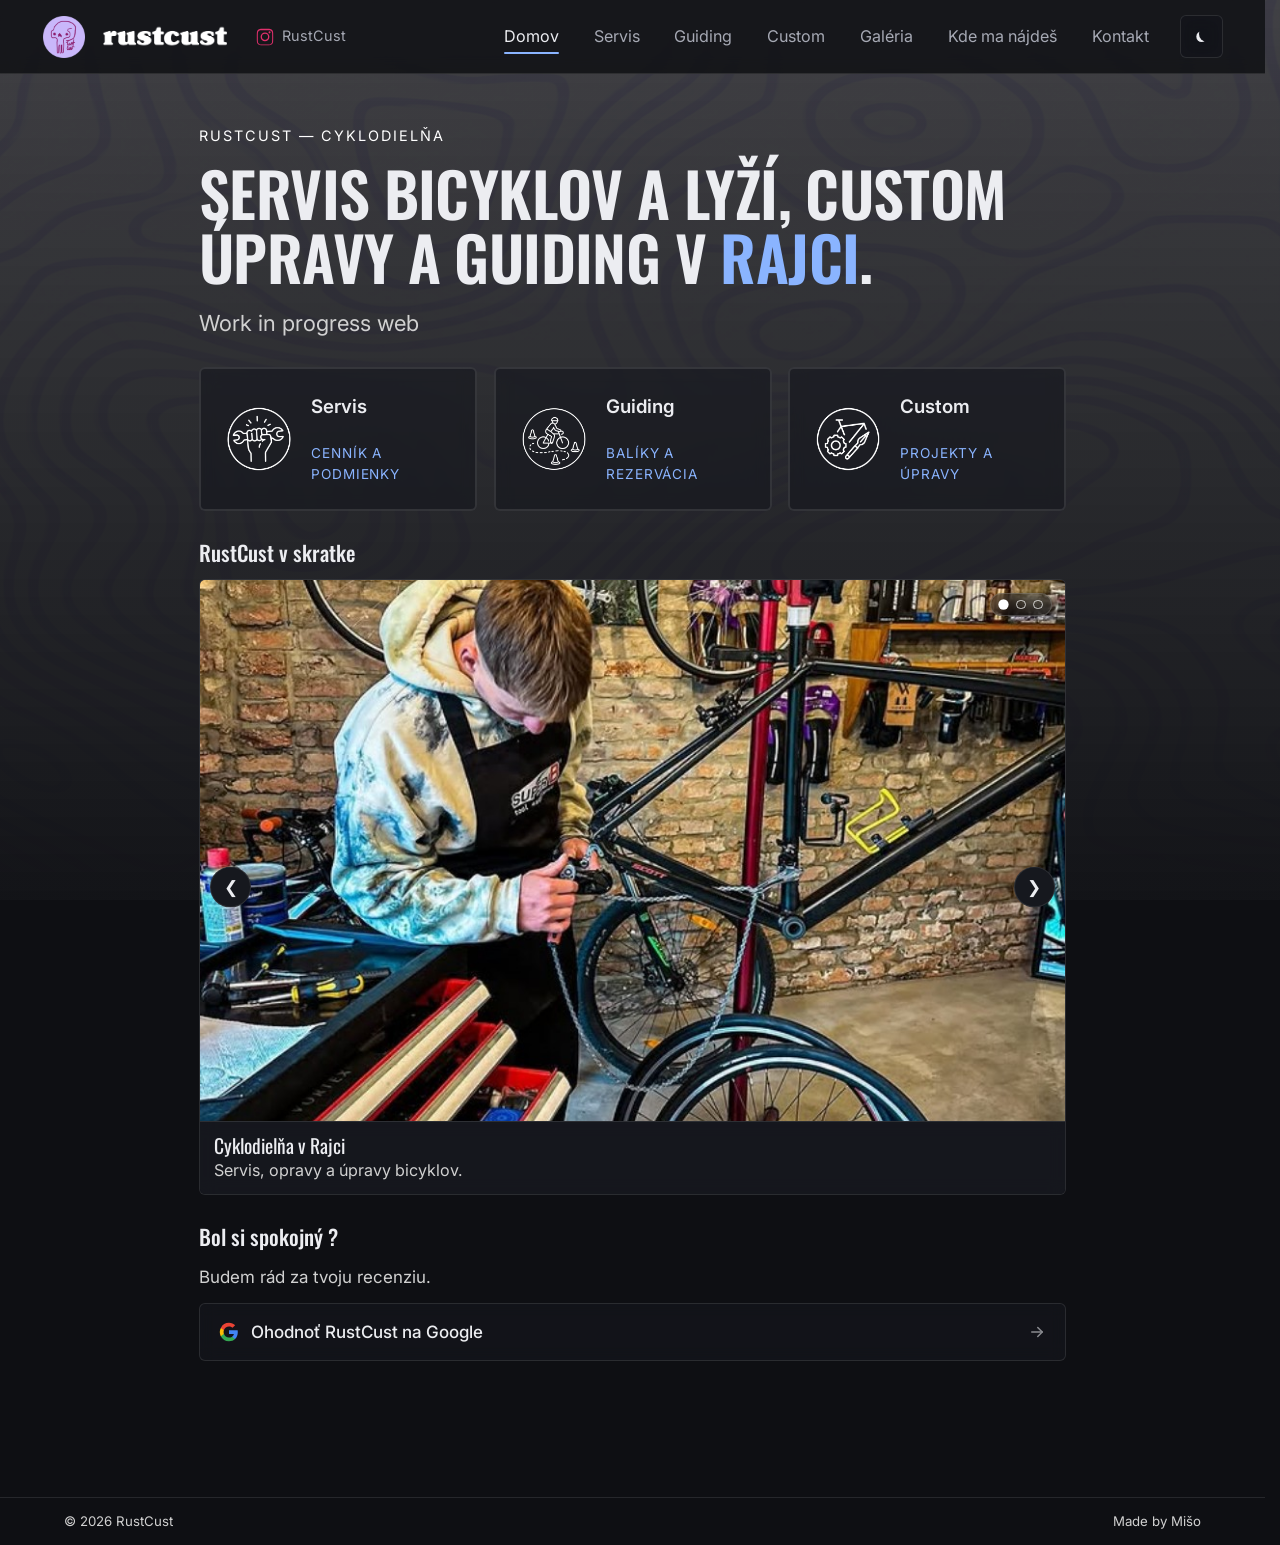
<file: index.html>
<!DOCTYPE html>
<html lang="sk" class="site-booting">
<head>
    <meta charset="UTF-8"/>
    <meta name="viewport" content="width=device-width, initial-scale=1.0"/>

    <!-- Metadata below is the SSR fallback for crawlers/scrapers. The engine
         (renderHead in engine.js) overwrites it from SITE.meta in site-spec.json
         at load — edit the values THERE, not here, and keep these in sync. -->
    <title>RustCust — cyklodielňa v Rajci</title>
    <meta name="description" content="RustCust — cyklodielňa v Rajci. Servis bicyklov a lyží, custom úpravy a guiding v Rajeckej doline."/>
    <meta name="author" content="Rastislav Buchta"/>
    <meta name="theme-color" content="#0e0f13"/>

    <!-- Open Graph / social -->
    <meta property="og:type" content="website"/>
    <meta property="og:title" content="RustCust — cyklodielňa v Rajci"/>
    <meta property="og:description" content="Servis bicyklov a lyží, custom úpravy a guiding v Rajeckej doline."/>
    <meta property="og:url" content="https://www.rustcust.sk/"/>
    <meta name="twitter:card" content="summary"/>

    <link rel="canonical" href="https://www.rustcust.sk/"/>
    <link rel="icon" href="assets/favicon.ico" sizes="any"/>
    <link rel="manifest" href="site.webmanifest"/>

    <link rel="preconnect" href="https://fonts.googleapis.com"/>
    <link rel="preconnect" href="https://fonts.gstatic.com" crossorigin/>
    <link href="https://fonts.googleapis.com/css2?family=Inter:wght@400;500;600&family=Instrument+Serif:ital@0;1&family=Oswald:wght@500;600;700&display=swap" rel="stylesheet"/>
    <link href="https://fonts.googleapis.com/css2?family=Inter:wght@400;500;600&family=Oswald:wght@500;600&family=Dancing+Script:wght@700&display=swap" rel="stylesheet"/>

    <link rel="stylesheet" href="styles.css"/>
    <link rel="stylesheet" href="animation/skull/skull.css"/>

    <!-- Anti-flash safety net: html.site-booting hides the shell until the
         engine swaps it to site-ready. If JS is off or fails to load, that
         swap never happens — so force the page visible for no-JS users. -->
    <noscript>
        <style>html.site-booting body { opacity: 1 !important; }</style>
    </noscript>

    <!-- GoatCounter analytics (privacy-friendly, no cookies). Loads async and
         independently of engine.js so tracking works even if the app fails.
         The visible visitor count in the footer is rendered separately by the
         engine from meta.analytics in site-spec.json. -->
    <script data-goatcounter="https://rustcust.goatcounter.com/count"
            async src="//gc.zgo.at/count.js"></script>
</head>
<body data-theme="dark">
<!-- Keyboard/screen-reader skip link: jumps past the header to the main
     content. Visually hidden until focused (see .skip-link in styles.css);
     targets #main, which is tabindex="-1" so it can receive focus. -->
<a class="skip-link" href="#main">Preskočiť na obsah</a>
<!-- Background layer (image + overlay), painted by JS -->
<div class="bg" id="bg" aria-hidden="true"></div>
<div class="bg" id="bg2" aria-hidden="true"></div>
<div class="bg-overlay" aria-hidden="true"></div>

<header class="site-header">
    <span class="header-skull" id="headerSkull" role="button" tabindex="0" aria-label="Mascot">
        <img src="animation/skull/assets/icon_base.png" alt=""/>
    </span>

    <a class="brand" href="#home" id="brand" aria-label="Home"></a>

    <nav class="nav-desktop" id="navDesktop" aria-label="Primary"></nav>

    <div class="header-actions">
        <button class="theme-toggle" id="themeToggle" type="button" aria-label="Toggle color theme"
                aria-pressed="false">
            <svg class="theme-toggle__icon" aria-hidden="true" viewBox="0 0 24 24" width="20" height="20">
                <!-- One shape morphs between a crescent moon (dark) and a rayed sun (light).
                     The bite is a mask circle that slides away in light mode; the rays
                     fade in. All transitions are CSS, driven by [data-theme] on <body>. -->
                <mask id="themeToggleMoonCut">
                    <rect x="0" y="0" width="24" height="24" fill="#fff"/>
                    <circle class="theme-toggle__cut" cx="18" cy="9" r="9" fill="#000"/>
                </mask>
                <circle class="theme-toggle__core" cx="12" cy="12" r="6"
                        fill="currentColor" mask="url(#themeToggleMoonCut)"/>
                <g class="theme-toggle__rays" stroke="currentColor" stroke-width="2" stroke-linecap="round">
                    <line x1="12" y1="1" x2="12" y2="3.5"/>
                    <line x1="12" y1="20.5" x2="12" y2="23"/>
                    <line x1="1" y1="12" x2="3.5" y2="12"/>
                    <line x1="20.5" y1="12" x2="23" y2="12"/>
                    <line x1="4.2" y1="4.2" x2="5.9" y2="5.9"/>
                    <line x1="18.1" y1="18.1" x2="19.8" y2="19.8"/>
                    <line x1="4.2" y1="19.8" x2="5.9" y2="18.1"/>
                    <line x1="18.1" y1="5.9" x2="19.8" y2="4.2"/>
                </g>
            </svg>
        </button>

        <button class="menu-toggle" id="menuToggle" type="button" aria-label="Open menu" aria-expanded="false"
                aria-controls="navMobile">
            <span class="menu-toggle__bar"></span>
            <span class="menu-toggle__bar"></span>
            <span class="menu-toggle__bar"></span>
        </button>
    </div>
</header>

<!-- Mobile navigation (separate behavior from desktop) -->
<nav class="nav-mobile" id="navMobile" aria-label="Mobile" aria-hidden="true"></nav>
<div class="nav-mobile__scrim" id="navScrim" hidden></div>

<main id="main" class="content" tabindex="-1"></main>

<footer class="site-footer" id="siteFooter"></footer>

<script type="module" src="engine.js"></script>
</body>
<!--
  Built from m-remis/static-web-template
  https://github.com/m-remis/static-web-template
-->
</html>
</file>
<file: styles.css>
/* =========================================================
   Static site template
   styles.css
   ========================================================= */

/* ---- Design tokens ---------------------------------------------------- */
:root {
    --font-sans: "Inter", system-ui, -apple-system, "Segoe UI", Roboto, sans-serif;
    /* Headings: bold/industrial condensed face. */
    --font-serif: "Oswald", "Arial Narrow", system-ui, sans-serif;
    /* Brand wordmark only: kept as the original serif. */
    --font-brand: "Dancing Script", "Instrument Serif", Georgia, "Times New Roman", serif;

    /* Single content column width. Blocks fill it; the page gutter keeps them
       off the screen edges on small viewports. */
    --content-width: 56rem;

    /* Uniform vertical rhythm between consecutive blocks in a section. */
    --block-gap: 1.5rem;

    /* GLOBAL SIZE DIAL. Everything below is in rem / rem-based clamp(), so it
       all scales off the root font-size. Change this one value to make the
       whole site (text, headings, gutters, gaps, content widths) bigger or
       smaller proportionally. 100% = browser default (usually 16px);
       106.25% ≈ 17px; 112.5% ≈ 18px. Applied on `html` below. */
    --root-scale: 106.25%;

    --gutter: clamp(1.25rem, 4vw, 2.5rem);
    --radius: 6px;
    --radius-sm: 6px;

    --transition: 220ms cubic-bezier(0.4, 0, 0.2, 1);

    /* Interaction tokens — theme-independent (same in light + dark).
       Keyboard focus ring (only shown after real keyboard nav) and the
       subtle "press" shrink shared by every button-like control. */
    --focus-ring: 2px solid var(--accent);
    --focus-offset: 3px;

    --unicode-arrow: "\2192"; /* Unicode for → */

    /* Theme-independent tokens — identical in light + dark, so defined once
       here instead of duplicated in both [data-theme] blocks.

       --brand-* : per-platform social/contact icon tints. renderTheme() can
                   override these from SITE.theme.socialColors.
       --on-image-* / --dot-* / --carousel-chip-* : controls that sit ON TOP of
                   photos (lightbox, carousel dots/counter), so they stay
                   dark-on-light in BOTH themes for legibility over any image. */
    --panel-blur: 8px; /* frosted-glass radius; kept modest to ease scroll repaint cost */

    --brand-instagram: #e1306c;
    --brand-youtube: #ff0000;
    --brand-phone: #2e9e4f;
    --brand-email: #3b5bdb;

    --on-image-text: #fff;
    --on-image-btn-bg: rgba(0, 0, 0, 0.45);
    --on-image-btn-bg-hover: rgba(0, 0, 0, 0.7);
    --on-image-hairline: rgba(255, 255, 255, 0.25);
    --on-image-veil: rgba(0, 0, 0, 0.88);

    --dot-veil-bg: rgba(0, 0, 0, 0.35);
    --dot-ring: rgba(255, 255, 255, 0.75);
    --dot-fill-hover: rgba(255, 255, 255, 0.35);

    --carousel-chip-text: #f4f5f8;
}

/* Dark (default) — only tokens that DIFFER from light live here. Shared,
   theme-independent tokens (brand/on-image/dot/chip/panel-blur) are in :root. */
[data-theme="dark"] {
    /* — Backgrounds — */
    --bg-base: #0e0f13; /* page background */
    --bg-panel: rgba(22, 24, 30, 0.62); /* cards / link rows (translucent) */
    --bg-panel-solid: #16181e; /* mobile drawer, buttons (opaque) */

    /* — Text — */
    --text: #ecedf1; /* headings + body */
    --text-soft: #d1d1d1; /* secondary / lead text */
    --text-faint: #ffffff; /* footer / captions */

    /* — Menu / nav — */
    --menu-text: #a6a9b4; /* idle nav link */
    --menu-text-active: #ecedf1; /* hovered / active nav link */
    --menu-hover-bg: var(--accent-soft); /* hover pill behind link */

    /* — Accents & lines — */
    --accent: #8ab4ff;
    /* Derived from --accent so changing the brand color updates the soft
       accent (hover pills, focus glow) automatically — one value, many uses. */
    --accent-soft: color-mix(in srgb, var(--accent) 14%, transparent);
    --border: rgba(255, 255, 255, 0.10);

    /* — Background-image overlay & header — */
    --overlay-top: rgba(14, 15, 19, 0.79);
    --overlay-bottom: rgba(14, 15, 19, 0.98);
    --header-bg: rgba(14, 15, 19, 0.82);

    /* — Monochrome icon/logo inversion —
       Card icons and the optional header logo are black PNGs on transparent
       (same style as the skull badge). Black art is invisible on the dark
       theme, so dark inverts it to white; light leaves it untouched. */
    --mono-icon-filter: invert(1);
}

/* Light — only tokens that DIFFER from dark; shared tokens are in :root. */
[data-theme="light"] {
    /* — Backgrounds — */
    --bg-base: #ffffff; /* page background */
    /* Cards/rows are more opaque in light mode so text sits on a near-solid
       surface instead of letting the background photo bleed through. */
    --bg-panel: rgba(248, 248, 250, 0.90); /* cards / link rows */
    --bg-panel-solid: #f1f1f4; /* mobile drawer, buttons (opaque) */

    /* — Text — */
    --text: #15161a; /* headings + body */
    --text-soft: #131415; /* secondary / lead text */
    --text-faint: #212123; /* footer / captions */

    /* — Menu / nav — */
    --menu-text: #4b4d55; /* idle nav link */
    --menu-text-active: #15161a; /* hovered / active nav link */
    --menu-hover-bg: var(--accent-soft); /* hover pill behind link */

    /* — Accents & lines — */
    --accent: #3b5bdb;
    /* Derived from --accent. Light mode uses a slightly lower 10% tint. */
    --accent-soft: color-mix(in srgb, var(--accent) 10%, transparent);
    --border: rgba(43, 43, 43, 0.49);

    /* — Background-image overlay & header —
       Heavier than dark: pushes the background photo back so cards/text read
       cleanly in light mode while still showing the image. */
    --overlay-top: rgba(255, 255, 255, 0.47);
    --overlay-bottom: rgba(255, 255, 255, 0.62);
    --header-bg: rgba(255, 255, 255, 0.90);

    /* — Monochrome icon/logo inversion —
       Black art already reads on the white theme — no filter. */
    --mono-icon-filter: none;
}

/* ---- Reset-ish -------------------------------------------------------- */
*,
*::before,
*::after {
    box-sizing: border-box;
}

/* No text I-beam anywhere — mouse stays a normal arrow over text.
   Interactive elements still get the pointer hand below. */
* {
    cursor: default;
}

a, button, [role="tab"], label, summary,
input[type="checkbox"], input[type="radio"],
.menu-toggle, .theme-toggle {
    cursor: pointer;
}

/* No blinking text caret on non-editable content. Clicking text focuses the
   <main> container (it's focusable so the skip-link can target it), which would
   otherwise show an editing caret. Real form fields keep a normal caret + cursor. */
* {
    caret-color: transparent;
}

input, textarea, [contenteditable] {
    caret-color: auto;
    cursor: text;
}

html {
    /* Root font-size = the global size dial (--root-scale in :root). All rem
       units resolve against this, so changing the token rescales the whole
       site. Must live here on `html`, not body — rem is anchored to the root. */
    font-size: var(--root-scale);

    -webkit-text-size-adjust: 100%;
    scroll-behavior: smooth;

    /* Reserve vertical scrollbar space even on tabs that do not need scrolling.
       Without this, switching from a short tab to a tall tab makes the browser
       add the right scrollbar, shrink the layout viewport, and visually squish
       / shift the centered content by the scrollbar width. */
    scrollbar-gutter: stable;
}

html, body {
    overscroll-behavior-y: none;
}

html.site-booting body {
    opacity: 0;
}

html.site-ready body {
    opacity: 1;
    transition: opacity 100ms ease;
}

/* Fallback for older browsers that do not support scrollbar-gutter.
   Keep this on the root scroll container, not body, so the page layout width
   stays consistent between short and long tabs. */
@supports not (scrollbar-gutter: stable) {
    html {
        overflow-y: scroll;
    }
}

body {
    margin: 0;
    min-height: 100vh;
    min-height: 100dvh;
    display: flex;
    flex-direction: column;
    font-family: var(--font-sans);
    font-size: clamp(0.94rem, 0.9rem + 0.15vw, 1rem);
    line-height: 1.58;
    color: var(--text);
    background: var(--bg-base);
    overflow-x: hidden;
    /* Don't let late-loading content (background image, map iframe) pin the
       viewport to a nearby element and drag the scroll position on refresh. */
    overflow-anchor: none;
    transition: background-color var(--transition), color var(--transition);
}

@media (prefers-reduced-motion: reduce) {
    html {
        scroll-behavior: auto;
    }

    *, *::before, *::after {
        animation-duration: 0.001ms !important;
        transition-duration: 0.001ms !important;
    }
}

img {
    max-width: 100%;
    display: block;
}

a {
    color: inherit;
    text-decoration: none;
}

/* Kill fake mobile/touch focus rings.
   Focus styling appears only after real keyboard navigation. */
:focus {
    outline: none;
}

body.keyboard-nav :focus-visible {
    outline: var(--focus-ring);
    outline-offset: var(--focus-offset);
    border-radius: 4px;
}

body:not(.keyboard-nav) :focus-visible {
    outline: none;
}

/* Extra protection for mobile Firefox / touch browsers. */
@media (hover: none), (pointer: coarse) {
    a:focus,
    button:focus,
    [role="tab"]:focus,
    a:focus-visible,
    button:focus-visible,
    [role="tab"]:focus-visible {
        outline: none;
    }
}

/* Remove the grey/blue tap-highlight rectangle mobile browsers draw on tap. */
a, button, [role="tab"], .menu-toggle, .theme-toggle {
    -webkit-tap-highlight-color: transparent;
}

/* ---- Background ------------------------------------------------------- */
.bg,
.bg-overlay {
    position: fixed;
    top: 0;
    left: 0;
    right: 0;
    width: 100%;
    height: 100vh; /* fallback */
    height: 100lvh; /* LARGE viewport height: the tallest state (URL bar hidden), and it does NOT change as the bar slides — so no resize on scroll */
    z-index: -2;
    pointer-events: none;
}

/* Two stacked background layers so we can crossfade between images without a
   flash. JS toggles .is-active to fade one in while the other fades out, and
   each active layer runs a slow Ken Burns drift/zoom. */
.bg {
    background-size: cover;
    background-position: center;
    background-repeat: no-repeat;
    opacity: 0;
    transition: opacity 1200ms ease;
    /* Continuous, seamless drift — zoom in and back out forever, no snap.
       Runs on both layers always; opacity (.is-active) decides which shows. */
    /* Ken Burns drift — toggle by commenting line below. */
    animation: bg-drift 15s ease-in-out infinite alternate;
}

.bg.is-active {
    opacity: 1;
}

@keyframes bg-drift {
    from {
        transform: scale(1.02) translate(0, 0);
    }
    to {
        transform: scale(1.12) translate(-1.5%, -1.5%);
    }
}

@media (prefers-reduced-motion: reduce) {
    .bg {
        animation: none;
    }
}

.bg-overlay {
    z-index: -1;
    background: linear-gradient(to bottom, var(--overlay-top), var(--overlay-bottom));
    backdrop-filter: saturate(112%);
    transition: background var(--transition);
}

/* ---- Skip link -------------------------------------------------------- */
.skip-link {
    position: absolute;
    left: 50%;
    top: -3rem;
    transform: translateX(-50%);
    background: var(--accent);
    color: #fff;
    padding: 0.5rem 1rem;
    border-radius: var(--radius-sm);
    z-index: 100;
    transition: top var(--transition);
}

.skip-link:focus {
    top: 0.75rem;
}

/* ---- Header ----------------------------------------------------------- */
.site-header {
    position: sticky;
    top: 0;
    z-index: 40;
    display: flex;
    align-items: center;
    gap: 1rem;
    padding: 0.9rem var(--gutter);
    background: var(--header-bg);
    -webkit-backdrop-filter: blur(var(--panel-blur));
    backdrop-filter: blur(var(--panel-blur));
    border-bottom: 1px solid var(--border);
}

.brand {
    font-family: var(--font-brand);
    font-size: 1.6rem;
    letter-spacing: 0.01em;
    font-style: normal;
    margin-right: auto;
    transition: opacity var(--transition);
}

.brand:hover {
    opacity: 0.7;
}

/* Brand as a PNG logo — set by renderNav() when the spec has `brandImage`.
   The image is height-bound to roughly the text brand's visual size so the
   header layout and header-fit math stay unchanged; width follows the asset's
   aspect ratio. Monochrome black logos get the same dark-theme inversion as
   card icons via --mono-icon-filter. */
.brand--image {
    display: flex;
    align-items: center;
}

.brand__img {
    display: block;
    height: 2.1rem;
    width: auto;
    max-width: 8rem;
    object-fit: contain;
    filter: var(--mono-icon-filter);
    user-select: none;
    -webkit-user-select: none;
}

.nav-desktop {
    display: flex;
    gap: 0.35rem;
    flex: none;
}

.nav-desktop a {
    position: relative;
    padding: 0.45rem 0.85rem;
    font-size: 0.95rem;
    color: var(--menu-text);
    border-radius: var(--radius-sm);
    transition: color var(--transition), background var(--transition);
}

.nav-desktop a:hover {
    color: var(--menu-text-active);
    background: var(--menu-hover-bg);
}

.nav-desktop a.is-active {
    color: var(--menu-text-active);
}

.nav-desktop a.is-active::after {
    content: "";
    position: absolute;
    left: 0.85rem;
    right: 0.85rem;
    bottom: 0.15rem;
    height: 2px;
    background: var(--accent);
    border-radius: 2px;
}

.header-actions {
    display: flex;
    align-items: center;
    gap: 0.5rem;
    flex: none;
}

/* Theme toggle */
.theme-toggle,
.menu-toggle {
    display: inline-flex;
    align-items: center;
    justify-content: center;
    width: 2.5rem;
    height: 2.5rem;
    border: 1px solid var(--border);
    background: var(--bg-panel);
    backdrop-filter: blur(var(--panel-blur));
    color: var(--text);
    border-radius: var(--radius-sm);
    cursor: pointer;
    transition: border-color var(--transition), background var(--transition), transform var(--transition);
}

.theme-toggle:hover,
.menu-toggle:hover {
    border-color: var(--accent);
}

.theme-toggle:active,
.menu-toggle:active {
    border-color: var(--accent);
}

/* Theme toggle icon — one SVG that morphs between a crescent moon (dark mode,
   default) and a rayed sun (light mode). The "bite" is a mask circle that
   slides off-shape in light mode; the rays fade + scale in. Pure CSS, driven
   by [data-theme="light"] on <body>. The global prefers-reduced-motion rule
   collapses these transitions to an instant swap. */
.theme-toggle__icon {
    width: 1.25rem;
    height: 1.25rem;
    color: var(--text);
    overflow: visible;
}

.theme-toggle__cut {
    /* Slides between biting into the core (crescent) and fully clear (disc). */
    transition: transform var(--transition);
    transform: translateX(0);
}

.theme-toggle__rays {
    opacity: 0;
    transform: scale(0.4);
    transform-origin: center;
    transition: opacity var(--transition), transform var(--transition);
}

/* Light mode → sun: the mask bite slides fully clear (disc), rays bloom in.
   The core radius is intentionally NOT animated: animating the SVG `r`
   property isn't a valid CSS length without a unit and isn't supported in
   Firefox, and the bite-slide + rays carry the morph on their own. */
[data-theme="light"] .theme-toggle__cut {
    transform: translateX(20px);
}

[data-theme="light"] .theme-toggle__rays {
    opacity: 1;
    transform: scale(1);
}

/* Mobile menu toggle (hidden on desktop) */
.menu-toggle {
    display: none;
    flex-direction: column;
    gap: 4px;
}

.menu-toggle__bar {
    width: 1.1rem;
    height: 2px;
    background: var(--text);
    border-radius: 2px;
    transition: transform var(--transition), opacity var(--transition);
}

.menu-toggle[aria-expanded="true"] .menu-toggle__bar:nth-child(1) {
    transform: translateY(6px) rotate(45deg);
}

.menu-toggle[aria-expanded="true"] .menu-toggle__bar:nth-child(2) {
    opacity: 0;
}

.menu-toggle[aria-expanded="true"] .menu-toggle__bar:nth-child(3) {
    transform: translateY(-6px) rotate(-45deg);
}

/* ---- Brand + socials (header) ----------------------------------------- */
/* The brand anchor is wrapped in .brand-wrap by JS so social icons can sit
   right beside it. The wrapper takes over the brand's auto-margin so the
   header layout (nav + actions pushed right) is unchanged. */
.brand-wrap {
    display: flex;
    align-items: center;
    gap: 0.75rem;
    margin-right: auto;
    /* Hold natural width (don't shrink or clip): the socials keep their real
       size so they genuinely approach the nav as the window narrows. JS
       (initHeaderFit) watches that gap and switches to the hamburger before
       they touch, hiding both the nav and these socials. */
    flex: none;
}

.brand-wrap .brand {
    margin-right: 0;
    flex: none;
}

/* ---- Socials ---------------------------------------------------------- */
.socials {
    display: flex;
    align-items: center;
    gap: 0.25rem;
}

.socials__link {
    display: inline-flex;
    align-items: center;
    gap: 0.4rem;
    padding: 0.4rem 0.55rem;
    border-radius: var(--radius-sm);
    font-size: 0.85rem;
    color: var(--menu-text);
    transition: color var(--transition), background var(--transition);
}

.socials__link:hover {
    color: var(--menu-text-active);
    background: var(--menu-hover-bg);
}

.socials__label {
    line-height: 1;
}

/* Icon takes its brand color; the label stays in the readable menu color.
   The svg uses fill="currentColor", so we set color only on the svg here. */
.socials__link svg {
    display: block;
    flex: none;
}

.socials__link--instagram svg {
    color: var(--brand-instagram);
}

.socials__link--youtube svg {
    color: var(--brand-youtube);
}

.socials__link--phone svg {
    color: var(--brand-phone);
}

.socials__link--email svg {
    color: var(--brand-email);
}

/* ---- Mobile nav ------------------------------------------------------- */
.nav-mobile {
    position: fixed;
    top: 0;
    right: 0;
    z-index: 50;
    width: min(78vw, 20rem);
    height: 100vh;
    height: 100dvh;
    padding: 5rem 1.5rem 2rem;
    display: flex;
    flex-direction: column;
    gap: 0.25rem;
    /* Frosted, like the header — translucent panel + blur instead of solid. */
    background: var(--header-bg);
    -webkit-backdrop-filter: blur(var(--panel-blur));
    backdrop-filter: blur(var(--panel-blur));
    border-left: 1px solid var(--border);
    transform: translateX(105%);
    transition: transform var(--transition);
    overflow-y: auto;
}

/* Close button pinned top-right inside the drawer. */
.nav-mobile__close {
    position: absolute;
    top: 1rem;
    right: 1rem;
    width: 2.5rem;
    height: 2.5rem;
    display: inline-flex;
    align-items: center;
    justify-content: center;
    border: 1px solid var(--border);
    border-radius: var(--radius-sm);
    background: var(--bg-panel);
    -webkit-backdrop-filter: blur(var(--panel-blur));
    backdrop-filter: blur(var(--panel-blur));
    color: var(--text);
    font-size: 1.4rem;
    line-height: 1;
    transition: border-color var(--transition), transform var(--transition);
}

.nav-mobile__close:hover {
    border-color: var(--accent);
}

.nav-mobile__close:active {
    border-color: var(--accent);
}

.nav-mobile.is-open {
    transform: translateX(0);
}

.nav-mobile a {
    padding: 0.9rem 1rem;
    font-size: 1.1rem;
    color: var(--menu-text);
    border-radius: var(--radius-sm);
    transition: color var(--transition), background var(--transition);
}

.nav-mobile a:hover,
.nav-mobile a.is-active {
    color: var(--menu-text-active);
    background: var(--menu-hover-bg);
}

/* Social links sit at the bottom of the drawer, stacked one per row, styled
   exactly like the header version (colored icon + visible label). The generic
   ".nav-mobile a" rule above sets the row padding/size; these just lay them out
   vertically and restore the inline icon+label gap. */
.nav-mobile .socials {
    display: flex;
    flex-direction: column;
    align-items: stretch;
    gap: 0.25rem;
    margin-top: 1rem;
    padding-top: 1rem;
    border-top: 1px solid var(--border);
}

.nav-mobile .socials .socials__link {
    gap: 0.6rem;
    font-size: 1.1rem;
}

.nav-mobile__scrim {
    position: fixed;
    inset: 0;
    z-index: 45;
    background: rgba(0, 0, 0, 0.45);
    opacity: 0;
    transition: opacity var(--transition);
    /* When visible, swallow scroll/touch so the page behind can't be scrolled. */
    touch-action: none;
    overscroll-behavior: contain;
}

.nav-mobile {
    /* ...all your existing properties... */
    overflow-y: auto;
    overscroll-behavior: contain;
}

/* ---- Content ---------------------------------------------------------- */
/* The content column is the single site width; blocks fill it and the gutter
   keeps them off the edges on small screens. */
.content {
    width: 100%;
    max-width: var(--content-width);
    margin: 0 auto;
    padding: clamp(2rem, 6vw, 3rem) var(--gutter) 3rem;
    outline: none;
    flex: 1 0 auto;
}

.section {
    margin-bottom: clamp(3rem, 8vw, 5rem);
}

.section:last-child {
    margin-bottom: 0;
}

/* Tab panels: hidden ones are removed; active one fades in gently */
.content > .section[hidden] {
    display: none;
}

.section--active {
    animation: panel-in 150ms cubic-bezier(0.4, 0, 0.2, 1);
}

@keyframes panel-in {
    from {
        opacity: 0;
    }
    to {
        opacity: 1;
    }
}

@media (prefers-reduced-motion: reduce) {
    .section--active {
        animation: none;
    }
}

/* ---- Block layout: uniform spacing ----------------------------------- */
/* Every rendered block is wrapped by JS in a .block element. This is the
   single source of truth for the vertical rhythm between blocks. Adding a new
   block type needs no new spacing CSS — it inherits .block + .block. Blocks
   fill the content column; control a block's own width inside its builder/CSS
   if it ever needs to be narrower. */
.block {
    width: 100%;
    margin-inline: auto;
}

/* Uniform gap between consecutive blocks. Replaces the old per-pair adjacency
   rules (.section__text + .card-grid, etc.) with one rule that covers every
   combination, present and future. */
.block + .block {
    margin-top: var(--block-gap);
}

/* A section title sits above the first block; give the first block air below
   the title without needing the block to know about it. */
.section__title + .block {
    margin-top: 0;
}

/* Shared block heading + intro line. Six block types (table, faq, slideshow,
   gallery, hours, review) open with an optional serif name and a prose blurb;
   these were six identical rule pairs. Builders now emit `block__name` /
   `block__blurb` alongside the type-specific class (e.g. "block__name
   table__name"), so the common look lives here once and a new block's heading
   is styled for free. Override per type by adding rules to the specific class. */
.block__name {
    font-family: var(--font-serif);
    font-weight: 500;
    font-size: 1.25rem;
    margin: 0 0 0.6rem;
    color: var(--text);
}

.block__blurb {
    margin: 0 0 0.75rem;
}

/* Intro / hero */
.intro__eyebrow {
    font-size: 0.85rem;
    letter-spacing: 0.14em;
    text-transform: uppercase;
    color: var(--text-faint);
    margin: 0 0 0.75rem;
}

.intro__title {
    font-family: var(--font-serif);
    font-weight: 600;
    font-size: clamp(2.4rem, 7vw, 3.6rem);
    line-height: 1.05;
    margin: 0 0 1rem;
    letter-spacing: -0.01em;
    text-transform: uppercase;
}

.intro__title em {
    font-style: normal;
    color: var(--accent);
}

.intro__lead {
    font-size: clamp(1.1rem, 1rem + 0.6vw, 1.3rem);
    color: var(--text-soft);
    margin: 0;
}

/* Section headings */
.section__title {
    font-family: var(--font-serif);
    font-weight: 600;
    font-size: clamp(1.6rem, 4vw, 2rem);
    margin: 0 0 1.25rem;
    display: flex;
    align-items: baseline;
    gap: 0.6rem;
    text-transform: uppercase;
    letter-spacing: 0.01em;
}

/* Generic prose */
.prose p {
    color: var(--text-soft);
    margin: 0 0 1rem;
}

.prose p:last-child {
    margin-bottom: 0;
}

/* Card grid (services / projects) */
.card-grid {
    display: grid;
    grid-template-columns: repeat(auto-fit, minmax(min(100%, 15rem), 1fr));
    gap: 1rem;
}

.card {
    padding: 1.35rem 1.4rem;
    background: var(--bg-panel);
    backdrop-filter: blur(var(--panel-blur));
    border: 2px solid var(--border);
    border-radius: var(--radius);
    /* transform uses a short ease-OUT (fast start, gentle settle) so the 3px
       lift feels crisp, not draggy; border-color keeps the shared curve. The
       lift is composited (see will-change on a.card__link) so moving the
       blurred panel doesn't repaint the backdrop-filter every frame — that
       repaint was the stutter. */
    transition: transform 140ms cubic-bezier(0.2, 0.7, 0.3, 1), border-color var(--transition);
    display: flex;
    flex-direction: column;
}

/* Only clickable cards react to the cursor. A plain (non-linked) .card stays
   put — reacting like a button would be a false affordance (user hovers, it
   lifts and glows, click does nothing). The lift/accent is reserved for
   a.card__link, which is what buildCards adds only when the card is a link. */
a.card__link:hover {
    transform: translateY(-3px);
    border-color: var(--accent);
}

/* Card icon — set by buildCards() when an item has an `icon`: a monochrome
   black-on-transparent PNG (skull-badge style), sat to the LEFT of the text
   and vertically centered against it (.card--icon switches the card from the
   default column to a row). The --mono-icon-filter token inverts it to white
   in dark theme and leaves it alone in light, so one asset works on both
   themes. */
.card--icon {
    flex-direction: row;
    align-items: center;
    gap: 1.1rem;
}

.card__icon {
    display: block;
    width: 4rem;
    height: 4rem;
    flex: none;
}

.card__icon img {
    display: block;
    width: 100%;
    height: 100%;
    object-fit: contain;
    filter: var(--mono-icon-filter);
    user-select: none;
    -webkit-user-select: none;
}

/* The text column inside an icon card. Mirrors the plain card's column flow
   so .card__meta's margin-top:auto (stick to bottom) keeps working; min-width
   lets long titles wrap instead of pushing the icon out of the card. */
.card__body {
    display: flex;
    flex-direction: column;
    flex: 1;
    min-width: 0;
}

.card h3 {
    margin: 0 0 0.4rem;
    font-size: 1.1rem;
    font-weight: 600;
}

.card p {
    margin: 0;
    color: var(--text-soft);
    font-size: 0.95rem;
}

a.card__link {
    display: flex;
    cursor: pointer;
    position: relative;
    will-change: transform;
}

/* Persistent "go" cue on clickable cards, so the affordance survives on touch
   (no hover on mobile) — not just on desktop hover. The arrow rides on the
   accent meta line and nudges right on hover. */
a.card__link .card__meta::after {
    /* content: var(--unicode-arrow); */ /* arrow cue intentionally disabled */
    margin-left: 0.4rem;
    display: inline-block;
    font-size: 2.5em;
    line-height: 0.5;
    vertical-align: -0.09em;
    transition: transform var(--transition);
}

a.card__link:hover .card__meta::after {
    transform: translateX(3px);
}

/* Fallback for clickable cards with no meta line: a corner arrow on the card
   itself, so the cue is guaranteed regardless of content. (The card is
   position:relative above to anchor this.) */
a.card__link:not(:has(.card__meta))::after {
    /* content: var(--unicode-arrow); */
    position: absolute;
    top: 1.1rem;
    right: 1.2rem;
    font-size: 1.2rem;
    line-height: 1;
    color: var(--accent);
    transition: transform var(--transition);
}

a.card__link:not(:has(.card__meta)):hover::after {
    transform: translateX(3px);
}

.card__meta {
    display: inline-block;
    margin-top: auto;
    padding-top: 0.85rem;
    font-size: 0.8rem;
    letter-spacing: 0.06em;
    text-transform: uppercase;
    color: var(--accent);
}

/* Link list (where to find me / contact) */
.link-list {
    list-style: none;
    margin: 0;
    padding: 0;
    display: grid;
    gap: 0.4rem;
}

.link-list a {
    display: flex;
    align-items: center;
    gap: 0.6rem;
    padding: 0.85rem 1.1rem;
    border: 1px solid var(--border);
    border-radius: var(--radius-sm);
    background: var(--bg-panel);
    backdrop-filter: blur(var(--panel-blur));
    color: var(--text);
    transition: border-color var(--transition), transform var(--transition);
}

.link-list a:hover {
    border-color: var(--accent);
    transform: translateX(3px);
}

/* Kind + value stack in a column next to the icon */
.link-list__text {
    display: flex;
    flex-direction: column;
    gap: 0.1rem;
    min-width: 0;
}

/* Small muted "what is this" line ("Telefón", "Instagram", …) */
.link-list__kind {
    font-size: 0.72rem;
    letter-spacing: 0.07em;
    text-transform: uppercase;
    color: var(--text-faint);
}

/* Label hugs the icon on the left */
.link-list .label {
    font-weight: 500;
    overflow-wrap: anywhere;
}

/* Persistent clickability cue — same arrow language as redirect cards, so
   contact rows never need a "these are clickable" sentence in the copy. */
.link-list__arrow {
    margin-left: auto;
    flex: none;
    display: inline-flex;
    align-items: center;
    color: var(--accent);
}

.link-list__arrow::after {
    /* content: var(--unicode-arrow); */
    font-size: 1.5rem;
    line-height: 1;
}

/* When a handle is present it takes the auto-push; the arrow just trails it. */
.link-list a:has(.handle) .link-list__arrow {
    margin-left: 0.75rem;
}

/* layout: "grid" — rows become side-by-side tiles (auto-stacks when narrow). */
.link-list--grid {
    grid-template-columns: repeat(auto-fit, minmax(15rem, 1fr));
    gap: 0.6rem;
}

.link-list--grid a {
    padding: 1.05rem 1.15rem;
}

.link-list--grid a:hover {
    transform: translateY(-2px);
}

/* Handle pushed to the right end. margin-left:auto does the "space-between"
   job without forcing a wrap. */
.link-list .handle {
    margin-left: auto;
    color: var(--text-faint);
    font-size: 0.9rem;
    text-align: right;
    overflow-wrap: anywhere;
}

/* Below this width, EVERY button stacks the handle under the label, so they
   all stay consistent (not one wrapped, others not). Tune the 26rem to taste. */
@media (max-width: 26rem) {
    .link-list a {
        flex-wrap: wrap;
    }

    .link-list .handle {
        margin-left: 0; /* drop to its own line, align under label */
        flex-basis: 100%;
        text-align: left;
        padding-left: calc(2rem + 0.6rem); /* indent under the label, past the icon */
        order: 10; /* wrap below; the arrow stays up on the value line */
    }

    /* With the handle on its own line, the arrow takes the auto-push again. */
    .link-list a:has(.handle) .link-list__arrow {
        margin-left: auto;
    }
}

.link-list__icon {
    display: inline-flex;
    align-items: center;
    flex: none;
    margin-right: 0.75rem;
    color: var(--text-soft);
}

/* Per-platform brand colors for contact-row icons. Brand colors, not theme
   tokens — intentionally identical in light and dark mode, and kept on hover. */
.link-list--phone .link-list__icon {
    color: var(--brand-phone);
}

.link-list--email .link-list__icon {
    color: var(--brand-email);
}

.link-list--instagram .link-list__icon {
    color: var(--brand-instagram);
}

/* ---- Table (price list / structured rows) ----------------------------- */
/* A structured table rendered by buildTable() in script.js from a `table`
   block: an optional name + blurb, then `headings` (the columns) and `rows`
   (arrays of cells in heading order). Colors come from the same theme tokens
   as cards and the link list, so it re-themes automatically. The .table-scroll
   wrapper lets a wide table scroll sideways on narrow screens instead of
   squashing columns or forcing the whole page wider.

   On mobile (<= 640px) the table is restructured into stacked row-cards — see
   the stacking block inside the responsive section near the bottom. The base
   rules here are the DESKTOP table; do not put display:block / card styling
   here or it leaks onto desktop. */

/* Scroll container: holds the panel frame and clips the corners. On desktop a
   very wide table can scroll sideways here; on mobile this is neutralized and
   the rows stack instead (see responsive section). */
.table-scroll {
    border: 1px solid var(--border);
    border-radius: var(--radius);
    overflow-x: auto;
    background: var(--bg-panel);
    backdrop-filter: blur(var(--panel-blur));
}

.data-table {
    width: 100%;
    border-collapse: collapse;
    font-size: 0.8rem;
}

.data-table th,
.data-table td {
    padding: 0.85rem 1.1rem;
    text-align: left;
    vertical-align: top;
    border-bottom: 1px solid var(--border);
}

/* Header row: serif heading style, consistent with section/slideshow names. */
.data-table thead th {
    font-family: var(--font-serif);
    font-weight: 500;
    font-size: 1.05rem;
    color: var(--text);
    white-space: nowrap;
}

/* Body cells default to the softer body text color, like card/prose copy. */
.data-table tbody td {
    color: var(--text-soft);
}

/* Last column reads as a price/value: right-aligned, accented, won't wrap. */
.data-table__value {
    text-align: left;
    white-space: wrap;
}

.data-table td.data-table__value {
    color: var(--accent);
    font-weight: 600;
}

/* Gentle row highlight on hover, matching the link-list/card feel. */
.data-table tbody tr {
    transition: background var(--transition);
}

.data-table tbody tr:hover {
    /* background: var(--menu-hover-bg); */
}

/* ---- FAQ / accordion -------------------------------------------------- */
/* Rendered by buildFaq() in engine.js from a `faq` block: optional name +
   blurb, then `items` of { q, a }. Each row is a native <button> (the
   question) toggling a `.faq__a` panel (the answer). Uses the same panel
   tokens as cards/links/table so it re-themes in light/dark for free. The
   +/- icon is drawn with pseudo-elements (no icon font / SVG asset). */

.faq__list {
    display: grid;
    gap: 0.5rem;
}

.faq__item {
    border: 1px solid var(--border);
    border-radius: var(--radius-sm);
    background: var(--bg-panel);
    -webkit-backdrop-filter: blur(var(--panel-blur));
    backdrop-filter: blur(var(--panel-blur));
    overflow: hidden;
}

/* The question button fills its row, sits flat (the .faq__item frames it). */
.faq__q {
    width: 100%;
    display: flex;
    align-items: center;
    justify-content: space-between;
    gap: 1rem;
    padding: 0.95rem 1.1rem;
    border: 0;
    background: transparent;
    cursor: pointer;
    text-align: left;
    font: inherit;
    font-weight: 600;
    color: var(--text);
    transition: background var(--transition), color var(--transition);
}

.faq__q:hover {
    background: var(--menu-hover-bg);
    color: var(--accent);
}

.faq__q-text {
    flex: 1;
}

/* +/- toggle drawn from two bars; the vertical one hides when expanded. */
.faq__icon {
    position: relative;
    flex: none;
    width: 14px;
    height: 14px;
}

.faq__icon::before,
.faq__icon::after {
    content: "";
    position: absolute;
    background: var(--accent);
    transition: transform var(--transition), opacity var(--transition);
}

.faq__icon::before { /* horizontal bar */
    top: 50%;
    left: 0;
    width: 100%;
    height: 2px;
    transform: translateY(-50%);
}

.faq__icon::after { /* vertical bar */
    left: 50%;
    top: 0;
    width: 2px;
    height: 100%;
    transform: translateX(-50%);
}

/* Expanded: rotate the set and collapse the vertical bar into a minus. */
.faq__q[aria-expanded="true"] .faq__icon::after {
    opacity: 0;
    transform: translateX(-50%) rotate(90deg);
}

/* The answer panel. `hidden` (set by JS) collapses it; when shown it gets a
   thin divider from the question and the standard prose treatment inside. */
.faq__a {
    padding: 0 1.1rem 1rem;
    border-top: 1px solid var(--border);
    color: var(--text-soft);
}

.faq__a .prose {
    margin-top: 0.85rem;
}

/* ---- Map: embed mode (live Google iframe) ----------------------------- */
.map-embed {
    border: 1px solid var(--border);
    border-radius: var(--radius);
    overflow: hidden;
    background: var(--bg-panel);
    aspect-ratio: 21 / 9; /* wider, shorter — more of a rectangle */
}

.map-embed iframe {
    width: 100%;
    height: 100%;
    border: 0;
    display: block;
    /* gently match the site mood without breaking legibility */
    filter: saturate(0.95);
    pointer-events: none; /* view-only on all browsers; open via the button */
}

/* ---- Map: static mode (no iframe, clean themed card) ------------------ */
/* Rendered when a `map` block sets mode: "static". A lightweight panel that
   matches cards/table — location name, optional address, and the Open-in-Maps
   button — instead of the noisier live iframe. */
.map-card {
    border: 1px solid var(--border);
    border-radius: var(--radius);
    background: var(--bg-panel);
    backdrop-filter: blur(var(--panel-blur));
    padding: 1.35rem 1.4rem;
}

.map-card__name {
    margin: 0;
    font-family: var(--font-serif);
    font-weight: 500;
    font-size: 1.25rem;
    line-height: 1.2;
    color: var(--text);
}

.map-card__address {
    margin: 0.4rem 0 0;
    color: var(--text-soft);
    font-size: 0.95rem;
}

/* The Open-in-Maps button row is shared by both map modes. */
.map-open-row {
    margin: 0.75rem 0 0;
}

/* In embed mode the row sits just under the framed map. */
.map-embed + .map-open-row {
    margin-top: 0.75rem;
}

.map-open-row a {
    display: inline-flex;
    align-items: center;
    justify-content: center;
    min-height: 2.6rem;
    padding: 0.65rem 1rem;
    border-radius: var(--radius-sm);
    border: 1px solid var(--border);
    background: var(--bg-panel);
    color: var(--text);
    font: inherit;
    line-height: 1;
    transition: border-color var(--transition), transform var(--transition);
}

.map-open-row a:hover {
    border-color: var(--accent);
}

.map-open-row a:active {
    border-color: var(--accent);
}

@media (max-width: 640px) {
    .map-embed {
        aspect-ratio: 4 / 5;
    }
}

/* ---- Carousel / slideshow --------------------------------------------- */
/* Reusable image slideshow rendered by buildCarousel() in script.js. Used by
   a `slideshow` block. One slide = a plain framed image (.carousel--single, no
   controls); two or more = manual carousel with prev/next buttons, dots, and an
   "n / total" chip. Colors come from the theme tokens above so it re-themes and
   matches cards/map automatically. */

.carousel {
    position: relative;
    border: 1px solid var(--border);
    border-radius: var(--radius);
    overflow: hidden;
    background: var(--bg-panel);
    backdrop-filter: blur(var(--panel-blur));

    /* One canonical IMAGE shape. The chin (caption) is no longer a hardcoded
       height: slides are grid-stacked in the viewport below, so the frame is
       image (fixed ratio) + the tallest caption in this carousel. Still no
       per-slide jumping — the container is sized by the tallest slide, once,
       and never resizes as slides change. */
    --carousel-ratio: 16 / 10;
}

.carousel__viewport {
    /* Grid-stacking replaces the old absolute/inset-0 stack. Every slide
       occupies the same 1/1 cell, so they overlap for the crossfade AND the
       container auto-sizes to the tallest slide. This is what lets captions
       be content-sized (no fixed --carousel-caption-height) without the
       slideshow resizing between slides. */
    display: grid;
    background: var(--bg-panel-solid);
    overflow: hidden;
}

/* All slides stay in the stack; opacity shows/hides. A slide is a 2-row grid:
   row 1 = image at the canonical ratio, row 2 = chin, which flexes to fill
   whatever the tallest caption claimed — so chins match across slides. */
.carousel__slide {
    grid-area: 1 / 1;
    min-width: 0;
    margin: 0;

    display: grid;
    grid-template-rows: auto 1fr;

    /* Keep all slides in the stack.
       Opacity handles showing/hiding.
       This is what allows real overlap. */
    opacity: 0;

    transition: opacity 500ms ease-in-out;

    pointer-events: none;
}

.carousel__slide.is-active,
.carousel--single .carousel__slide {
    opacity: 1;
    pointer-events: auto;
    visibility: visible;
}

@media (prefers-reduced-motion: reduce) {
    .carousel__slide {
        transition: none;
    }
}

/* Expand button wraps the image so it's a real, focusable control that opens
   the lightbox. The canonical ratio now lives HERE, not on the viewport —
   the image area is the fixed part of the frame, the chin is the flexible
   part. zoom-in cursor hints it's clickable. */
.carousel__expand {
    grid-row: 1;
    width: 100%;
    aspect-ratio: var(--carousel-ratio);
    min-height: 0;
    padding: 0;
    margin: 0;
    border: 0;
    background: none;
    display: block;
    overflow: hidden;
    cursor: zoom-in;
}

.carousel__expand:focus-visible {
    outline: var(--focus-ring);
    outline-offset: -2px;
}

.carousel__img {
    width: 100%;
    height: 100%;
    min-height: 0;
    object-fit: cover;
    display: block;
}

/* If a slide image 404s, hide the broken-image glyph; the panel background
   shows through instead (silent fail, like the page background). */
.carousel__img.is-broken {
    visibility: hidden;
}

/* Number counter hidden: dots are the indicator. Keeping both is visual noise
   and increases the chance of overlapping real image content. */
.carousel__counter {
    display: none;
}

/* Caption / chin.
   Uses normal site theme tokens, not hardcoded photo-overlay colors.

   Content-sized: the line-clamps below are the ceiling, not a fixed pixel
   height. The old fixed height (clamp + vw) was smaller than 1 title line +
   2 text lines on phones, and justify-content: center clipped the overflow
   on BOTH edges — that was the sliced-title / mid-word-cut bug. */
.carousel__caption {
    z-index: 2;

    display: flex;
    flex-direction: column;
    justify-content: center;
    gap: 0.15rem;

    min-height: 3rem; /* small floor so a one-liner chin doesn't look pinched */

    padding: 0.7rem 0.85rem;
    overflow: hidden;

    background: var(--bg-panel);
    color: var(--text);
    border-top: 1px solid var(--border);

    -webkit-backdrop-filter: blur(var(--panel-blur));
    backdrop-filter: blur(var(--panel-blur));
}

.carousel__title {
    font-family: var(--font-serif);
    font-size: 1.15rem;
    line-height: 1.2;
    color: var(--text);
}

.carousel__text {
    font-size: 0.95rem;
    line-height: 1.35;
    color: var(--text-soft);
}

.carousel__subtext {
    font-size: 0.85rem;
    line-height: 1.35;
    color: var(--text-faint);
}

/* Line-clamps are now the ONLY cap on caption size. Overflow past the clamp
   ends on a line boundary with an ellipsis — never a sliced glyph. */
.carousel__title,
.carousel__text,
.carousel__subtext {
    overflow: hidden;
    display: -webkit-box;
    -webkit-box-orient: vertical;
}

.carousel__title {
    -webkit-line-clamp: 1;
    line-clamp: 1;
}

.carousel__text,
.carousel__subtext {
    -webkit-line-clamp: 2;
    line-clamp: 2;
}

/* Prev / next buttons, vertically centered on each edge. */
.carousel__nav {
    position: absolute;
    top: 50%;
    transform: translateY(-50%);
    z-index: 3;
    display: inline-flex;
    align-items: center;
    justify-content: center;
    width: 2.4rem;
    height: 2.4rem;
    border: 1px solid var(--border);
    border-radius: 50%;
    background: var(--bg-panel-solid);
    color: var(--text);
    font-size: 1rem;
    line-height: 1;
    transition: border-color var(--transition), background var(--transition), transform var(--transition);
}

.carousel__nav--prev {
    left: 0.6rem;
}

.carousel__nav--next {
    right: 0.6rem;
}

.carousel__nav:hover {
    border-color: var(--accent);
    background: var(--menu-hover-bg);
}

.carousel__nav:active {
    border-color: var(--accent);
}

/* Dots indicator, floating inside the image without sitting on captions. */
.carousel__dots {
    position: absolute;
    top: 0.75rem;
    right: 0.75rem;
    z-index: 4;

    display: flex;
    justify-content: center;
    align-items: center;
    gap: 0.45rem;

    padding: 0.35rem 0.5rem;
    border-radius: 999px;

    background: var(--dot-veil-bg);
    border: 1px solid rgba(255, 255, 255, 0.18);

    -webkit-backdrop-filter: blur(6px);
    backdrop-filter: blur(6px);
}

.carousel__dot {
    width: 0.55rem;
    height: 0.55rem;
    padding: 0;
    border: 1px solid var(--dot-ring);
    border-radius: 50%;
    background: transparent;
    transition: background var(--transition), transform var(--transition);
}

.carousel__dot:hover {
    background: var(--dot-fill-hover);
}

.carousel__dot.is-active {
    background: var(--on-image-text);
    transform: scale(1.15);
}

@media (max-width: 640px) {
    .carousel {
        --carousel-ratio: 4 / 3;
        /* --carousel-caption-height removed — the chin is content-sized now */
    }

    .carousel__nav {
        width: 2.1rem;
        height: 2.1rem;
    }
}

/* ---- Gallery (image grid) --------------------------------------------- */
/* Rendered by buildGallery() in engine.js. Sibling to the carousel: same theme
   tokens, same shared lightbox (getLightbox), but a scannable grid of tiles
   instead of one paged frame. A `gallery` block shows all images at once;
   clicking any tile opens the lightbox at that image. A `photo` block is a
   one-image gallery. */

.gallery__grid {
    display: grid;
    /* Auto-fit tiles; min tile ~13rem, never overflowing a narrow screen. */
    grid-template-columns: repeat(auto-fit, minmax(min(100%, 13rem), 1fr));
    gap: 0.75rem;
}

/* Optional hard column hints (data-columns="2|3|4"); still collapse on narrow
   viewports via the media query below. */
.gallery__grid[data-columns="2"] {
    grid-template-columns: repeat(2, 1fr);
}

.gallery__grid[data-columns="3"] {
    grid-template-columns: repeat(3, 1fr);
}

.gallery__grid[data-columns="4"] {
    grid-template-columns: repeat(4, 1fr);
}

/* Each tile is a button so it's focusable/keyboard-openable. Strip button
   chrome; the image fills it. zoom-in cursor signals it opens the lightbox —
   same affordance language as .carousel__expand. */
.gallery__item {
    display: flex;
    flex-direction: column;
    padding: 0;
    margin: 0;
    border: 1px solid var(--border);
    border-radius: var(--radius);
    overflow: hidden;
    background: var(--bg-panel);
    -webkit-backdrop-filter: blur(var(--panel-blur));
    backdrop-filter: blur(var(--panel-blur));
    cursor: zoom-in;
    transition: transform var(--transition), border-color var(--transition);
}

.gallery__item:hover {
    transform: translateY(-3px);
    border-color: var(--accent);
}

.gallery__item:active {
    border-color: var(--accent);
}

.gallery__item:focus-visible {
    outline: var(--focus-ring);
    outline-offset: 2px;
}

/* Square tile. object-fit: cover crops uniformly so a ragged set of photo
   dimensions still reads as a tidy grid (same trick as .carousel__img). */
.gallery__img {
    width: 100%;
    aspect-ratio: 1 / 1;
    object-fit: cover;
    display: block;
    min-height: 0;
}

/* Broken image: hide the glyph, let the panel show through (silent fail,
   matches .carousel__img.is-broken). */
.gallery__img.is-broken {
    visibility: hidden;
}

/* Pager: prev / "page / total" / next. Sits centered under the grid; only
   rendered when the set spans more than one page (engine.js). Uses the same
   token language as the rest of the UI. */
.gallery__pager {
    display: flex;
    align-items: center;
    justify-content: center;
    gap: 0.75rem;
    margin-top: 0.9rem;
}

.gallery__pager-status {
    font-variant-numeric: tabular-nums;
    font-size: 0.95rem;
    color: var(--text-soft);
    min-width: 3.5rem;
    text-align: center;
}

.gallery__pager-btn {
    display: inline-flex;
    align-items: center;
    justify-content: center;
    width: 2.25rem;
    height: 2.25rem;
    padding: 0;
    border: 1px solid var(--border);
    border-radius: var(--radius);
    background: var(--bg-panel);
    color: var(--text);
    font-size: 1rem;
    line-height: 1;
    cursor: pointer;
    transition: transform var(--transition), border-color var(--transition);
}

.gallery__pager-btn:hover:not(:disabled) {
    transform: translateY(-2px);
    border-color: var(--accent);
}

.gallery__pager-btn:focus-visible {
    outline: var(--focus-ring);
    outline-offset: 2px;
}

.gallery__pager-btn:disabled {
    opacity: 0.4;
    cursor: default;
}

/* Narrow screens: relax forced column counts to two so tiles stay tappable. */
@media (max-width: 640px) {
    .gallery__grid[data-columns="3"],
    .gallery__grid[data-columns="4"] {
        grid-template-columns: repeat(2, 1fr);
    }
}

/* ----------------------------------------------------------------------
   Opening hours block. A definition list rendered as label/value rows;
   today's row is highlighted. Mirrors the panel/border token language used
   by the table and gallery blocks.
---------------------------------------------------------------------- */

.hours__list {
    margin: 0;
    border: 1px solid var(--border);
    border-radius: var(--radius);
    overflow: hidden;
    background: var(--bg-panel);
    -webkit-backdrop-filter: blur(var(--panel-blur));
    backdrop-filter: blur(var(--panel-blur));
}

.hours__row {
    display: flex;
    align-items: baseline;
    justify-content: space-between;
    gap: 1rem;
    padding: 0.6rem 0.85rem;
    border-top: 1px solid var(--border);
}

.hours__row:first-child {
    border-top: 0;
}

.hours__day {
    margin: 0;
    color: var(--text-soft);
}

.hours__value {
    margin: 0;
    text-align: right;
    font-variant-numeric: tabular-nums;
    color: var(--text);
}

/* Today's row: tinted background, accent edge, and a bolder day label so the
   current day reads at a glance without needing a separate badge. */
.hours__row.is-today {
    background: var(--accent-soft);
    box-shadow: inset 3px 0 0 var(--accent);
}

.hours__row.is-today .hours__day {
    color: var(--text);
    font-weight: 600;
}

/* ---- Review block ----------------------------------------------------- */
/* Rendered by buildReview() in engine.js from a `review` block. Outbound
   "leave a review" CTAs (Google, Facebook, …). No backend — each is a link to
   the platform's own review page. Surfaces match cards/links so it re-themes
   for free in light/dark and on the 404 page. */

.review__list {
    display: grid;
    gap: 0.6rem;
}

/* A CTA row: icon + label + trailing arrow, matching .link-list a treatment. */
.review__cta {
    display: flex;
    align-items: center;
    gap: 0.75rem;
    padding: 0.85rem 1.1rem;
    border: 1px solid var(--border);
    border-radius: var(--radius-sm);
    background: var(--bg-panel);
    -webkit-backdrop-filter: blur(var(--panel-blur));
    backdrop-filter: blur(var(--panel-blur));
    color: var(--text);
    text-decoration: none;
    transition: border-color 0.18s ease, background 0.18s ease, transform 0.18s ease;
}

.review__cta:hover {
    border-color: var(--accent);
    background: var(--accent-soft);
    transform: translateY(-1px);
}

.review__cta:focus-visible {
    outline: var(--focus-ring);
    outline-offset: 2px;
}

.review__cta-icon {
    display: inline-flex;
    flex: 0 0 auto;
    line-height: 0;
}

.review__cta-label {
    flex: 1 1 auto;
    font-weight: 500;
}

/* Trailing arrow, mirroring .link-list__arrow. */
.review__cta-arrow {
    flex: 0 0 auto;
    width: 18px;
    height: 18px;
    background: currentColor;
    opacity: 0.55;
    -webkit-mask: no-repeat center / contain url('data:image/svg+xml;utf8,<svg xmlns="http://www.w3.org/2000/svg" viewBox="0 0 24 24" fill="none" stroke="black" stroke-width="2" stroke-linecap="round" stroke-linejoin="round"><path d="M5 12h14"/><path d="m13 6 6 6-6 6"/></svg>');
    mask: no-repeat center / contain url('data:image/svg+xml;utf8,<svg xmlns="http://www.w3.org/2000/svg" viewBox="0 0 24 24" fill="none" stroke="black" stroke-width="2" stroke-linecap="round" stroke-linejoin="round"><path d="M5 12h14"/><path d="m13 6 6 6-6 6"/></svg>');
    transition: transform 0.18s ease, opacity 0.18s ease;
}

.review__cta:hover .review__cta-arrow {
    opacity: 1;
    transform: translateX(2px);
}

/* That prevents Firefox/Android from hijacking random taps and opening Maps.
Users can intentionally open it via the explicit "Open in Maps" link. */
@media (hover: none), (pointer: coarse) {
    .map-embed iframe {
        pointer-events: none;
    }

    .map-open-row {
        text-align: center;
    }

    .brand:hover {
        opacity: 1;
    }

    .nav-desktop a:hover,
    .nav-mobile a:hover {
        color: var(--menu-text);
        background: transparent;
    }

    .nav-desktop a.is-active,
    .nav-mobile a.is-active {
        color: var(--menu-text-active);
    }

    .nav-mobile a.is-active {
        background: var(--menu-hover-bg);
    }

    .theme-toggle:hover,
    .menu-toggle:hover,
    .map-open-row a:hover {
        border-color: var(--border);
    }

    a.card__link:hover {
        transform: none;
        border-color: var(--accent);
    }

    a.card__link:hover .card__meta::after,
    a.card__link:not(:has(.card__meta)):hover::after {
        transform: none;
    }

    .link-list a:hover {
        transform: none;
        border-color: var(--border);
    }

    /* Review CTA: drop the sticky lift/tint + arrow nudge on touch. */
    .review__cta:hover {
        transform: none;
        border-color: var(--border);
        background: var(--bg-panel);
    }

    .review__cta:hover .review__cta-arrow {
        transform: none;
        opacity: 0.55;
    }

    /* Table: drop the sticky row highlight on touch (matches the rest). */
    .data-table tbody tr:hover {
        background: transparent;
    }

    /* FAQ: drop the sticky question hover on touch (the press still works). */
    .faq__q:hover {
        background: transparent;
        color: var(--text);
    }

    .site-footer a:hover {
        color: var(--text-soft);
    }

    /* Socials: neutralize sticky hover on touch (matches the rest of the site) */
    .socials__link:hover {
        color: var(--menu-text);
        background: transparent;
    }

    /* Carousel: keep buttons usable but drop sticky hover styling on touch. */
    .carousel__nav:hover {
        border-color: var(--border);
        background: var(--bg-panel-solid);
    }

    .carousel__dot:hover {
        background: transparent;
    }

    .carousel__dot.is-active:hover {
        background: var(--on-image-text);
    }

    /* Gallery: drop the sticky hover lift on touch (matches carousel/cards). */
    .gallery__item:hover {
        transform: none;
        border-color: var(--border);
    }
}

/* ---- Footer ----------------------------------------------------------- */
.site-footer {
    width: 100%;
    max-width: none;
    flex-shrink: 0;
    padding: 0.75rem clamp(1.5rem, 5vw, 4rem);
    display: flex;
    flex-wrap: wrap;
    gap: 0.4rem 1rem;
    justify-content: space-between;
    align-items: center;
    color: var(--text-soft);
    font-size: 0.78rem;
    border-top: 1px solid var(--border);
}

.site-footer a {
    color: var(--text-soft);
}

.site-footer a:hover {
    color: var(--accent);
}

/* Visitor count sits right after the © line. Empty until the count loads
   (or stays empty if analytics is off / unreachable), and the ::before dot
   only shows once there's text, so there's no stray leading dot. When it
   links to the public dashboard it's a plain footer link and inherits the
   shared `.site-footer a` style — same as the credit link — so both match.
   The faint color applies only to the non-link span variant. */
span.footer__count {
    color: var(--text-soft);
}

.footer__count:not(:empty)::before {
    content: "·";
    margin: 0 0.5rem 0 0;
    color: var(--text-soft);
    opacity: 0.6;
}

/* ---- Responsive ------------------------------------------------------- */

/* Mobile nav mode, triggered two ways that behave identically:
   (1) genuinely small screens via the media query below;
   (2) the .force-mobile-nav class, added by JS (initHeaderFit) the instant the
       desktop nav and the header socials would touch. In that mode the desktop
       nav AND the header socials are both hidden and the hamburger takes over —
       the socials still live in the mobile drawer, so nothing is lost.
   CSS can't @media on a class, so the two triggers are kept as parallel rules. */
.site-header.force-mobile-nav .nav-desktop {
    display: none;
}

.site-header.force-mobile-nav .brand-wrap .socials {
    display: none;
}

.site-header.force-mobile-nav .menu-toggle {
    display: inline-flex;
}

@media (max-width: 640px) {
    .nav-desktop {
        display: none;
    }

    /* On small screens the header socials are hidden too; they appear in the
       drawer instead. */
    .brand-wrap .socials {
        display: none;
    }

    .menu-toggle {
        display: inline-flex;
    }

    .link-list a {
        padding: 1rem 1.1rem;
    }

    /* ---- Stack data tables on mobile ---------------------------------- */
    /* Long-text tables (e.g. Podmienky servisu) are unreadable as a
       side-scrolling 2-column grid on a narrow screen. Instead of scrolling
       horizontally, turn each row into a self-contained card with cells
       stacked vertically. Works off source order, no JS change needed.

       This is the ONLY place the card/stacking treatment lives — the base
       .data-table rules above stay a normal desktop table. */
    /* Neutralize the scroll frame: the cards carry their own borders now. */
    .table-scroll {
        overflow-x: visible;
        border: none;
        background: transparent;
        backdrop-filter: none;
        -webkit-backdrop-filter: none;
        min-width: 0;
    }

    /* Collapse the table structure to blocks so rows/cells stack. min-width:0
       lets them shrink below their intrinsic content width — this is what stops
       a long sentence (e.g. the skladovanie row) from forcing a sideways scroll. */
    .data-table,
    .data-table thead,
    .data-table tbody,
    .data-table tr,
    .data-table td {
        display: block;
        width: 100%;
        min-width: 0;
    }

    /* Visually hide the header row — each stacked row is self-explanatory in
       source order (e.g. condition then detail, or úkon/popis/cena). Kept in
       the DOM for screen readers. */
    .data-table thead {
        position: absolute;
        width: 1px;
        height: 1px;
        overflow: hidden;
        clip: rect(0 0 0 0);
        clip-path: inset(50%);
        white-space: nowrap;
    }

    /* Each row becomes a card matching the rest of the site's panels. */
    .data-table tbody tr {
        border: 1px solid var(--border);
        background: var(--bg-panel);
        backdrop-filter: blur(var(--panel-blur));
        -webkit-backdrop-filter: blur(var(--panel-blur));
        padding: 0.5rem 1.25rem;
    }

    .data-table tbody tr:last-child {
        margin-bottom: 0;
    }

    /* Cells stack inside the card; a light divider sits between them, none
       after the last. overflow-wrap/word-break guarantee even an unbroken
       string can't push the card wider than the screen. */
    .data-table tbody td {
        padding: 0.55rem 0;
        border-bottom: 1px solid var(--border);
        white-space: normal;
        overflow-wrap: anywhere;
        word-break: break-word;
    }

    .data-table tbody tr td:last-child {
        border-bottom: none;
    }

    /* Price/value cell: drop the right-align + nowrap so it reads as a normal
       value inside the stacked row. Keeps the accent color + weight. */
    .data-table td.data-table__value {
        text-align: left;
        white-space: normal;
    }

    /* No sticky hover-fill on the stacked cards. */
    .data-table tbody tr:hover {
        background: var(--bg-panel);
    }
}

/* Mobile drawer is fixed/overlayed.
   Do NOT lock vertical body scroll here. On some mobile browsers / scrollbar
   setups, changing body overflow while the drawer is open changes the viewport
   calculation and makes the centered content look pushed or narrower.

   Keep the same horizontal overflow behavior as the normal body state so opening
   the menu does not change layout width. */
body.menu-open {
    overflow-x: hidden;
}

/* ---- Lightbox (expanded image view) ----------------------------------- */
/* A single shared overlay (created once in JS) reused by every carousel.
   Shows the full image letterboxed (object-fit: contain) so each image keeps
   its own aspect ratio inside one uniform frame — nothing is cropped. */
.lightbox {
    position: fixed;
    inset: 0;
    z-index: 200;
    display: flex;
    flex-direction: column;
    align-items: center;
    justify-content: center;
    gap: 1rem;
    padding: clamp(1rem, 4vw, 3rem);
    background: var(--on-image-veil);
    -webkit-backdrop-filter: blur(4px);
    backdrop-filter: blur(4px);
    opacity: 0;
    transition: opacity 200ms ease;
    cursor: zoom-out;
}

.lightbox.is-open {
    opacity: 1;
}

/* The image: capped to the viewport, letterboxed, never cropped or upscaled
   past its natural size beyond the frame. All expanded images share this same
   bounding frame, so they read as a consistent set. */
.lightbox__img {
    max-width: 100%;
    max-height: 82vh;
    width: auto;
    height: auto;
    object-fit: contain;
    border-radius: var(--radius);
    box-shadow: 0 10px 40px rgba(0, 0, 0, 0.5);
    cursor: default;
}

.lightbox__caption {
    margin: 0;
    max-width: min(100%, 48rem);
    text-align: center;
    color: var(--carousel-chip-text);
    font-size: 0.95rem;
    line-height: 1.4;
    cursor: default;
}

.lightbox__close {
    position: absolute;
    top: clamp(0.75rem, 3vw, 1.5rem);
    right: clamp(0.75rem, 3vw, 1.5rem);
    width: 2.75rem;
    height: 2.75rem;
    display: inline-flex;
    align-items: center;
    justify-content: center;
    border: 1px solid var(--on-image-hairline);
    border-radius: 50%;
    background: var(--on-image-btn-bg);
    color: var(--on-image-text);
    font-size: 1.6rem;
    line-height: 1;
    cursor: pointer;
    transition: border-color var(--transition), background var(--transition), transform var(--transition);
}

.lightbox__close:hover {
    border-color: var(--on-image-text);
    background: var(--on-image-btn-bg-hover);
}

.lightbox__close:active {
    border-color: var(--on-image-text);
}

.lightbox__close:focus-visible {
    outline: var(--focus-ring);
    outline-offset: var(--focus-offset);
}

/* Prev / next arrows in the expanded view, vertically centered on each edge.
   Hidden by JS when the carousel has only one image. */
.lightbox__nav {
    position: absolute;
    top: 50%;
    transform: translateY(-50%);
    width: 3rem;
    height: 3rem;
    display: inline-flex;
    align-items: center;
    justify-content: center;
    border: 1px solid var(--on-image-hairline);
    border-radius: 50%;
    background: var(--on-image-btn-bg);
    color: var(--on-image-text);
    font-size: 1.4rem;
    line-height: 1;
    cursor: pointer;
    transition: border-color var(--transition), background var(--transition), transform var(--transition);
}

.lightbox__nav--prev {
    left: clamp(0.5rem, 3vw, 1.5rem);
}

.lightbox__nav--next {
    right: clamp(0.5rem, 3vw, 1.5rem);
}

.lightbox__nav:hover {
    border-color: var(--on-image-text);
    background: var(--on-image-btn-bg-hover);
}

.lightbox__nav:active {
    border-color: var(--on-image-text);
}

.lightbox__nav:focus-visible {
    outline: var(--focus-ring);
    outline-offset: var(--focus-offset);
}

@media (prefers-reduced-motion: reduce) {
    .lightbox {
        transition: none;
    }
}

/* Lock page scroll behind the open lightbox. */
body.lightbox-open {
    overflow: hidden;
}

/* While fading out (is-open removed but not yet hidden), let the cursor and
   clicks fall through immediately instead of being held by the zoom-out
   overlay during the 200ms fade. */
.lightbox:not(.is-open) {
    pointer-events: none;
}

/* ----------------------------------------------------------------------
   ERROR STATE — shown when site-spec.json can't be loaded/parsed and there
   is no inline content to fall back to. Append to styles.css. Uses the same
   theme tokens as the rest of the site, so it re-themes for free.
---------------------------------------------------------------------- */

.error-state {
    /* Roomy, centered card so the message reads as intentional, not broken. */
    padding: 2.5rem 1.75rem;
    border: 1px solid var(--border, rgba(127, 127, 127, 0.25));
    border-radius: 14px;
    background: var(--bg-panel);
    text-align: center;
}

.error-state__title {
    margin: 0 0 0.75rem;
    font-size: clamp(1.4rem, 4vw, 2rem);
    line-height: 1.2;
}

.error-state__lead {
    margin: 0 auto 1.5rem;
    max-width: 38rem;
    color: var(--text-soft);
    line-height: 1.6;
}

/* Reuse the header .socials layout but center it here. */
.error-state .socials {
    justify-content: center;
    margin: 0 auto 1.5rem;
}

.error-state__details {
    margin-top: 1.5rem;
    text-align: left;
    max-width: 38rem;
    margin-left: auto;
    margin-right: auto;
    font-size: 0.875rem;
    color: var(--text-soft);
}

.error-state__details summary {
    cursor: pointer;
    user-select: none;
    opacity: 0.8;
}

.error-state__details summary:hover {
    opacity: 1;
}

.error-state__details p {
    margin: 0.5rem 0 0;
    padding: 0.75rem;
    border-radius: 8px;
    background: var(--bg-base, rgba(127, 127, 127, 0.1));
    font-family: ui-monospace, "SF Mono", Menlo, Consolas, monospace;
    word-break: break-word;
}

/*
  Built from m-remis/static-web-template
  https://github.com/m-remis/static-web-template
*/
</file>
<file: animation/skull/skull.css>
/* =========================================================
   Header skull mascot
   animation/skull/skull.css

   NOTE: float lives on .header-skull (the wrapper) while interaction
   states live on .header-skull img - so the idle float and any image
   effects never fight over the same element. Interactions do NOT move
   the image (no translateX), so clicking never shifts it.
   ========================================================= */

.header-skull {
    width: 42px;
    height: 42px;

    display: flex;
    align-items: center;
    justify-content: center;

    flex: none;

    user-select: none;
    -webkit-user-select: none;
    cursor: pointer;
    -webkit-tap-highlight-color: transparent;

    animation: skullFloat 6s ease-in-out infinite;
}

.header-skull img {
    width: 100%;
    height: 100%;

    display: block;

    transition: filter 0.2s ease;
}

/* blink is frame-driven (skull.js swaps the image through icon_blink_00..06),
   so there is no CSS blink animation. The .blink class is unused. */

/* dizzy - spin the wrapper 5 full turns. This REPLACES the idle float while
   active (one element can only run one `animation` at a time), then JS swaps
   to the dizzy frame when this animation ends. 5 turns over 1.5s. */
.header-skull.dizzy {
    animation: skullSpin 1.5s linear 1;
}

@keyframes skullFloat {
    0% {
        transform: translateY(0);
    }
    50% {
        transform: translateY(-2px);
    }
    100% {
        transform: translateY(0);
    }
}

@keyframes skullSpin {
    from {
        transform: rotate(0deg);
    }
    to {
        transform: rotate(1800deg); /* 5 full turns */
    }
}

/* Respect reduced-motion: kill the idle float and the spin (JS still swaps to
   the dizzy frame, so the gag still reads, just without the motion). */
@media (prefers-reduced-motion: reduce) {
    .header-skull,
    .header-skull.dizzy {
        animation: none;
    }
}
</file>
